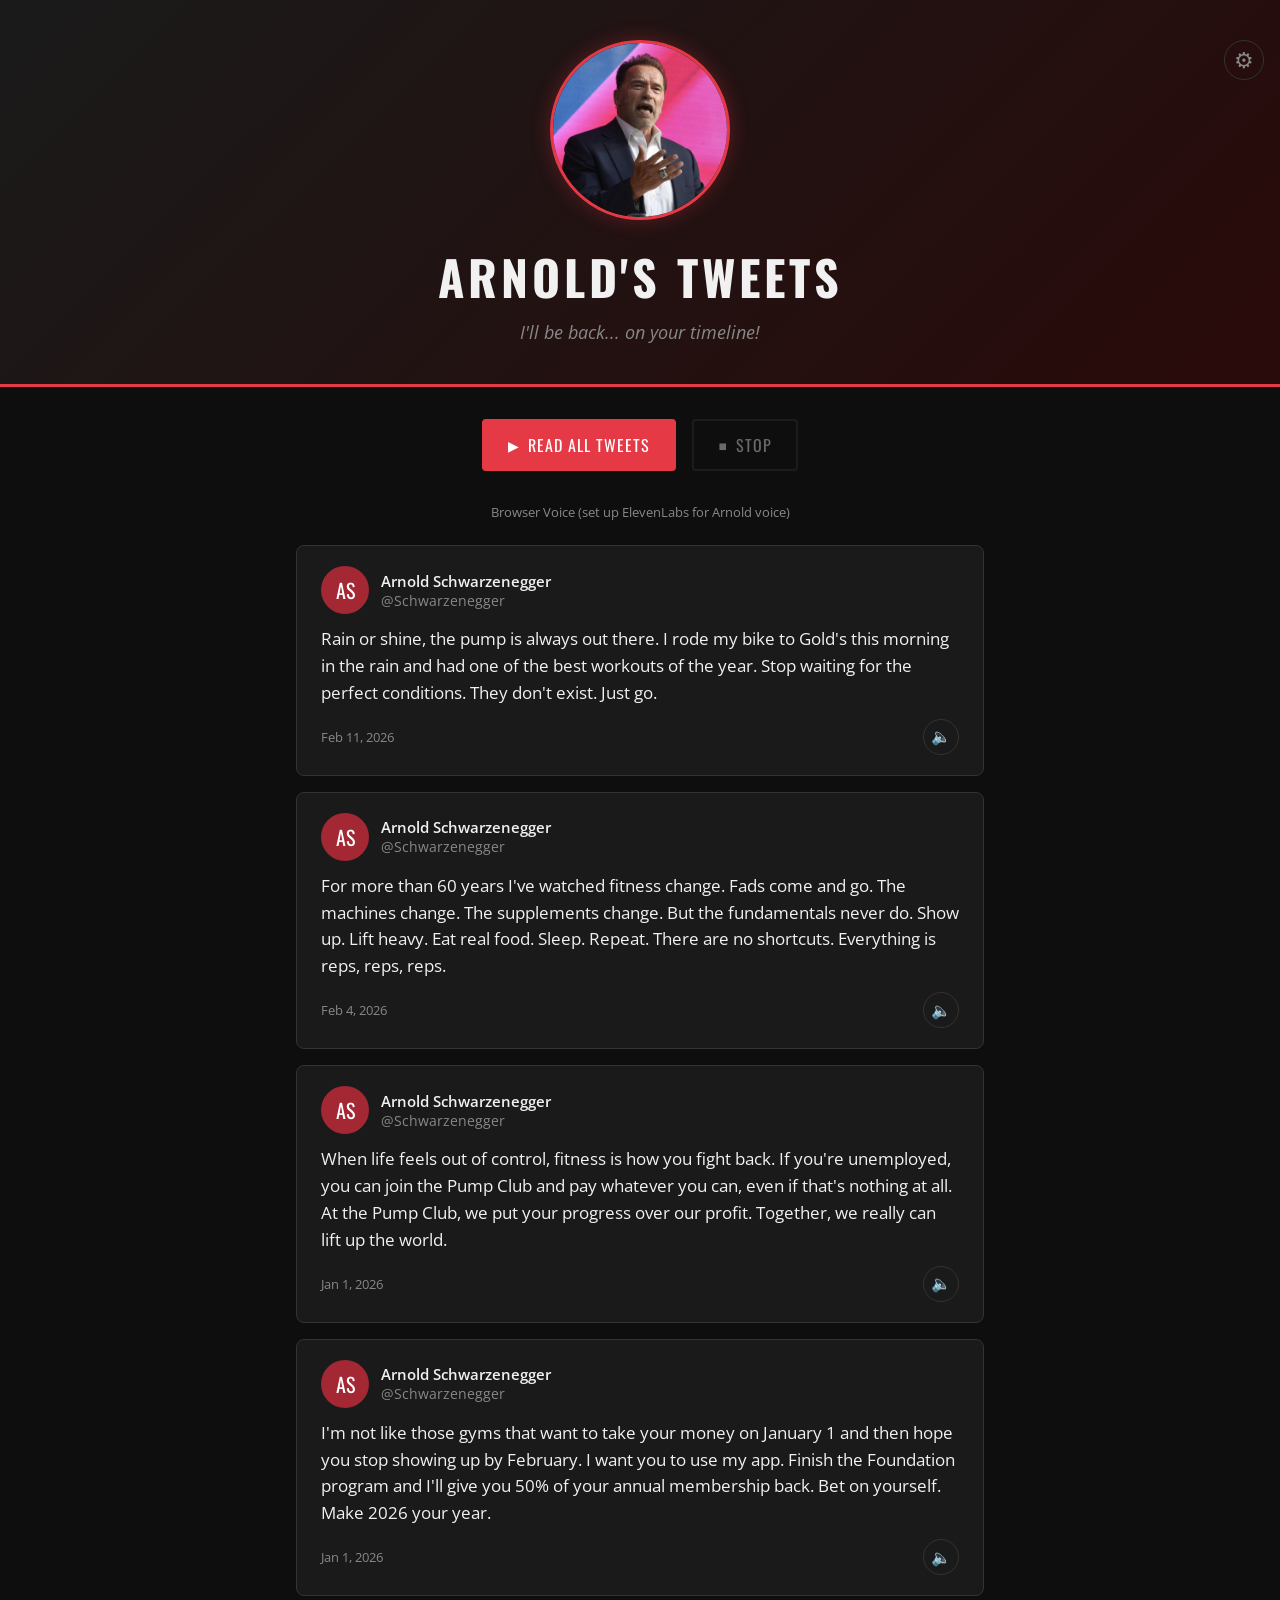
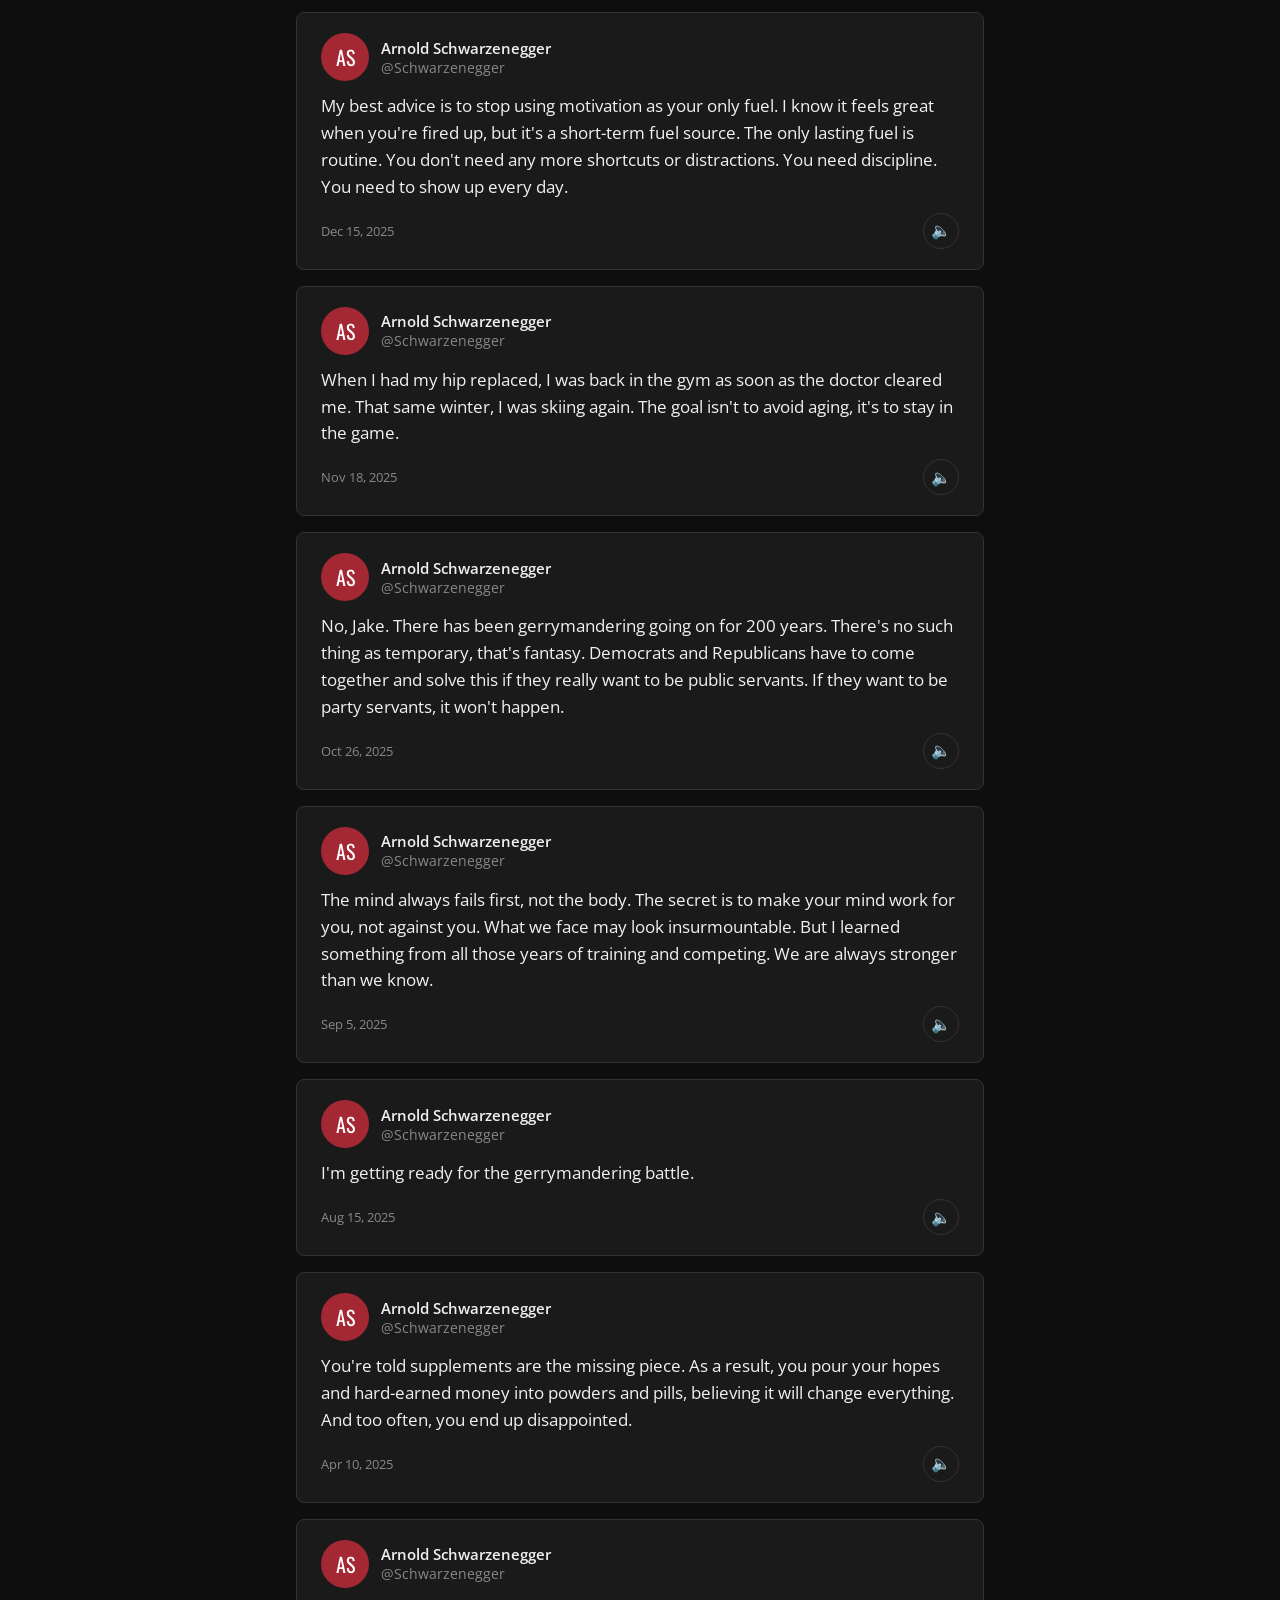
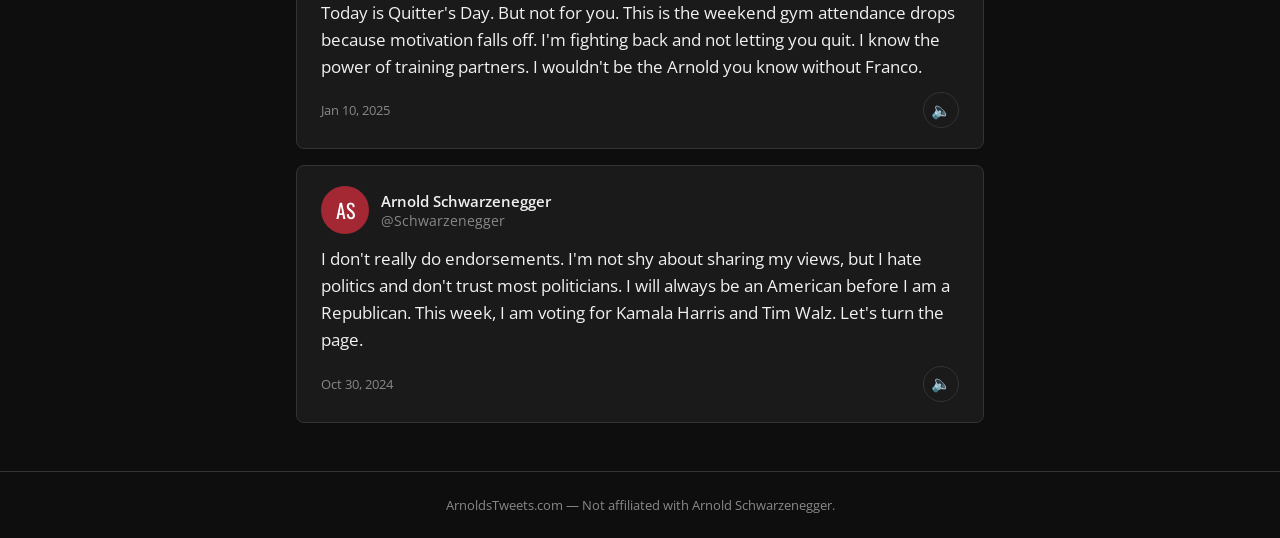
<file: index.html>
<!DOCTYPE html>
<html lang="en">
<head>
    <meta charset="UTF-8">
    <meta name="viewport" content="width=device-width, initial-scale=1.0">
    <title>Arnold's Tweets</title>
    <link rel="stylesheet" href="styles.css">
    <link rel="preconnect" href="https://fonts.googleapis.com">
    <link rel="preconnect" href="https://fonts.gstatic.com" crossorigin>
    <link href="https://fonts.googleapis.com/css2?family=Oswald:wght@400;700&family=Open+Sans:wght@400;600&display=swap" rel="stylesheet">
</head>
<body>
    <header>
        <div class="header-content">
            <img src="Arnold speaking 1 .jpeg" alt="" class="header-arnold-img">
            <h1>Arnold's Tweets</h1>
            <p class="tagline">I'll be back... on your timeline!</p>
            <button id="settings-btn" class="settings-btn" title="Voice Settings">&#9881;</button>
        </div>
    </header>

    <!-- Floating stop button — always visible on the side -->
    <button id="floating-stop-btn" class="floating-stop-btn" title="Stop reading" disabled>
        &#9632; Stop
    </button>

    <main>
        <div class="controls">
            <button id="read-all-btn" class="btn btn-primary">
                <span class="btn-icon">&#9654;</span> Read All Tweets
            </button>
            <button id="stop-btn" class="btn btn-secondary" disabled>
                <span class="btn-icon">&#9632;</span> Stop
            </button>
        </div>

        <div id="voice-status" class="voice-status"></div>

        <div id="tweets-container"></div>
    </main>

    <!-- Settings Modal -->
    <div id="settings-modal" class="modal-backdrop">
        <div class="modal">
            <h2>Voice Settings</h2>
            <p class="modal-description">
                To get a realistic deep male voice (close to Arnold), you need a free
                <strong>ElevenLabs</strong> API key.
            </p>
            <ol class="setup-steps">
                <li>Go to <a href="https://elevenlabs.io" target="_blank" rel="noopener">elevenlabs.io</a> and sign up (free)</li>
                <li>Click your profile icon &rarr; <strong>Profile + API key</strong></li>
                <li>Copy your API key and paste it below</li>
            </ol>
            <label for="api-key-input" class="input-label">API Key</label>
            <input type="password" id="api-key-input" class="api-key-input" placeholder="Paste your ElevenLabs API key here">
            <div class="modal-actions">
                <button id="settings-close" class="btn btn-secondary">Cancel</button>
                <button id="settings-save" class="btn btn-primary">Save</button>
            </div>
        </div>
    </div>

    <footer>
        <p>ArnoldsTweets.com &mdash; Not affiliated with Arnold Schwarzenegger.</p>
    </footer>

    <script src="app.js"></script>
</body>
</html>
</file>
<file: styles.css>
*,
*::before,
*::after {
    margin: 0;
    padding: 0;
    box-sizing: border-box;
}

:root {
    --color-bg: #0e0e0e;
    --color-surface: #1a1a1a;
    --color-surface-hover: #252525;
    --color-accent: #e63946;
    --color-accent-dim: #a32833;
    --color-text: #f1f1f1;
    --color-text-muted: #888;
    --color-border: #333;
    --font-heading: 'Oswald', sans-serif;
    --font-body: 'Open Sans', sans-serif;
}

html {
    scroll-behavior: smooth;
}

body {
    font-family: var(--font-body);
    background-color: var(--color-bg);
    color: var(--color-text);
    min-height: 100vh;
    display: flex;
    flex-direction: column;
}

/* Header */
header {
    background: linear-gradient(135deg, #1a1a1a 0%, #2a0a0a 100%);
    border-bottom: 3px solid var(--color-accent);
    padding: 2.5rem 1rem;
    text-align: center;
}

.header-arnold-img {
    width: 180px;
    height: 180px;
    object-fit: cover;
    border-radius: 50%;
    border: 3px solid var(--color-accent);
    margin-bottom: 1rem;
    box-shadow: 0 0 20px rgba(230, 57, 70, 0.3);
}

.header-content h1 {
    font-family: var(--font-heading);
    font-size: 3rem;
    text-transform: uppercase;
    letter-spacing: 4px;
    color: var(--color-text);
}

.tagline {
    font-size: 1.1rem;
    color: var(--color-text-muted);
    margin-top: 0.5rem;
    font-style: italic;
}

/* Main content */
main {
    flex: 1;
    max-width: 720px;
    width: 100%;
    margin: 0 auto;
    padding: 2rem 1rem;
}

/* Controls */
.controls {
    display: flex;
    gap: 1rem;
    justify-content: center;
    margin-bottom: 2rem;
}

.btn {
    font-family: var(--font-heading);
    font-size: 1rem;
    text-transform: uppercase;
    letter-spacing: 1px;
    padding: 0.75rem 1.5rem;
    border: 2px solid transparent;
    border-radius: 4px;
    cursor: pointer;
    transition: all 0.2s ease;
    display: inline-flex;
    align-items: center;
    gap: 0.5rem;
}

.btn:disabled {
    opacity: 0.4;
    cursor: not-allowed;
}

.btn-primary {
    background: var(--color-accent);
    color: #fff;
    border-color: var(--color-accent);
}

.btn-primary:hover:not(:disabled) {
    background: var(--color-accent-dim);
}

.btn-secondary {
    background: transparent;
    color: var(--color-text);
    border-color: var(--color-border);
}

.btn-secondary:hover:not(:disabled) {
    border-color: var(--color-text-muted);
}

.btn-icon {
    font-size: 0.85rem;
}

/* Tweet cards */
.tweet-card {
    background: var(--color-surface);
    border: 1px solid var(--color-border);
    border-radius: 8px;
    padding: 1.25rem 1.5rem;
    margin-bottom: 1rem;
    transition: border-color 0.2s ease, box-shadow 0.2s ease;
    position: relative;
}

.tweet-card:hover {
    border-color: var(--color-accent-dim);
}

.tweet-card.speaking {
    border-color: var(--color-accent);
    box-shadow: 0 0 16px rgba(230, 57, 70, 0.25);
}

.tweet-header {
    display: flex;
    align-items: center;
    gap: 0.75rem;
    margin-bottom: 0.75rem;
}

.tweet-avatar {
    width: 48px;
    height: 48px;
    border-radius: 50%;
    background: var(--color-accent-dim);
    display: flex;
    align-items: center;
    justify-content: center;
    font-family: var(--font-heading);
    font-size: 1.25rem;
    color: #fff;
    flex-shrink: 0;
}

.tweet-author {
    display: flex;
    flex-direction: column;
}

.tweet-name {
    font-weight: 600;
    font-size: 0.95rem;
}

.tweet-handle {
    color: var(--color-text-muted);
    font-size: 0.85rem;
}

.tweet-text {
    font-size: 1.05rem;
    line-height: 1.6;
    margin-bottom: 0.75rem;
}

.tweet-footer {
    display: flex;
    justify-content: space-between;
    align-items: center;
}

.tweet-date {
    color: var(--color-text-muted);
    font-size: 0.8rem;
}

.tweet-speak-btn {
    background: none;
    border: 1px solid var(--color-border);
    color: var(--color-text-muted);
    border-radius: 50%;
    width: 36px;
    height: 36px;
    display: flex;
    align-items: center;
    justify-content: center;
    cursor: pointer;
    transition: all 0.2s ease;
    font-size: 1rem;
}

.tweet-speak-btn:hover {
    border-color: var(--color-accent);
    color: var(--color-accent);
}

.tweet-speak-btn.active {
    background: var(--color-accent);
    border-color: var(--color-accent);
    color: #fff;
}

/* Settings button */
.header-content {
    position: relative;
}

.settings-btn {
    position: absolute;
    top: 0;
    right: 0;
    background: none;
    border: 1px solid var(--color-border);
    color: var(--color-text-muted);
    font-size: 1.4rem;
    width: 40px;
    height: 40px;
    border-radius: 50%;
    cursor: pointer;
    transition: all 0.2s ease;
    display: flex;
    align-items: center;
    justify-content: center;
}

.settings-btn:hover {
    border-color: var(--color-accent);
    color: var(--color-accent);
}

/* Voice status indicator */
.voice-status {
    text-align: center;
    font-size: 0.8rem;
    color: var(--color-text-muted);
    margin-bottom: 1.5rem;
}

.voice-status.active {
    color: #4caf50;
}

/* Settings Modal */
.modal-backdrop {
    display: none;
    position: fixed;
    inset: 0;
    background: rgba(0, 0, 0, 0.7);
    z-index: 1000;
    align-items: center;
    justify-content: center;
    padding: 1rem;
}

.modal-backdrop.open {
    display: flex;
}

.modal {
    background: var(--color-surface);
    border: 1px solid var(--color-border);
    border-radius: 12px;
    padding: 2rem;
    max-width: 480px;
    width: 100%;
}

.modal h2 {
    font-family: var(--font-heading);
    font-size: 1.5rem;
    text-transform: uppercase;
    letter-spacing: 2px;
    margin-bottom: 1rem;
}

.modal-description {
    color: var(--color-text-muted);
    font-size: 0.9rem;
    line-height: 1.5;
    margin-bottom: 1rem;
}

.setup-steps {
    color: var(--color-text);
    font-size: 0.9rem;
    line-height: 1.8;
    margin-bottom: 1.25rem;
    padding-left: 1.25rem;
}

.setup-steps a {
    color: var(--color-accent);
    text-decoration: none;
}

.setup-steps a:hover {
    text-decoration: underline;
}

.input-label {
    display: block;
    font-size: 0.8rem;
    color: var(--color-text-muted);
    text-transform: uppercase;
    letter-spacing: 1px;
    margin-bottom: 0.5rem;
}

.api-key-input {
    width: 100%;
    padding: 0.75rem 1rem;
    background: var(--color-bg);
    border: 1px solid var(--color-border);
    border-radius: 6px;
    color: var(--color-text);
    font-family: var(--font-body);
    font-size: 0.95rem;
    margin-bottom: 1.5rem;
}

.api-key-input:focus {
    outline: none;
    border-color: var(--color-accent);
}

.modal-actions {
    display: flex;
    gap: 0.75rem;
    justify-content: flex-end;
}

/* Floating stop button */
.floating-stop-btn {
    position: fixed;
    bottom: 2rem;
    right: 2rem;
    z-index: 900;
    font-family: var(--font-heading);
    font-size: 1rem;
    text-transform: uppercase;
    letter-spacing: 1px;
    padding: 0.75rem 1.25rem;
    background: var(--color-accent);
    color: #fff;
    border: 2px solid var(--color-accent);
    border-radius: 50px;
    cursor: pointer;
    box-shadow: 0 4px 16px rgba(230, 57, 70, 0.4);
    transition: all 0.2s ease;
    display: inline-flex;
    align-items: center;
    gap: 0.4rem;
}

.floating-stop-btn:disabled {
    opacity: 0;
    pointer-events: none;
    transform: scale(0.8);
}

.floating-stop-btn:not(:disabled) {
    opacity: 1;
    transform: scale(1);
    animation: pulse-glow 2s ease-in-out infinite;
}

.floating-stop-btn:hover:not(:disabled) {
    background: var(--color-accent-dim);
    transform: scale(1.05);
}

@keyframes pulse-glow {
    0%, 100% { box-shadow: 0 4px 16px rgba(230, 57, 70, 0.4); }
    50% { box-shadow: 0 4px 24px rgba(230, 57, 70, 0.7); }
}

/* Footer */
footer {
    text-align: center;
    padding: 1.5rem 1rem;
    color: var(--color-text-muted);
    font-size: 0.8rem;
    border-top: 1px solid var(--color-border);
}

/* Responsive */
@media (max-width: 600px) {
    .header-arnold-img {
        width: 120px;
        height: 120px;
    }

    .header-content h1 {
        font-size: 2rem;
        letter-spacing: 2px;
    }

    .tagline {
        font-size: 0.95rem;
    }

    main {
        padding: 1.25rem 0.75rem;
    }

    .tweet-card {
        padding: 1rem;
    }

    .controls {
        flex-direction: column;
        align-items: stretch;
    }

    .btn {
        justify-content: center;
    }

    .floating-stop-btn {
        bottom: 1rem;
        right: 1rem;
    }
}
</file>
